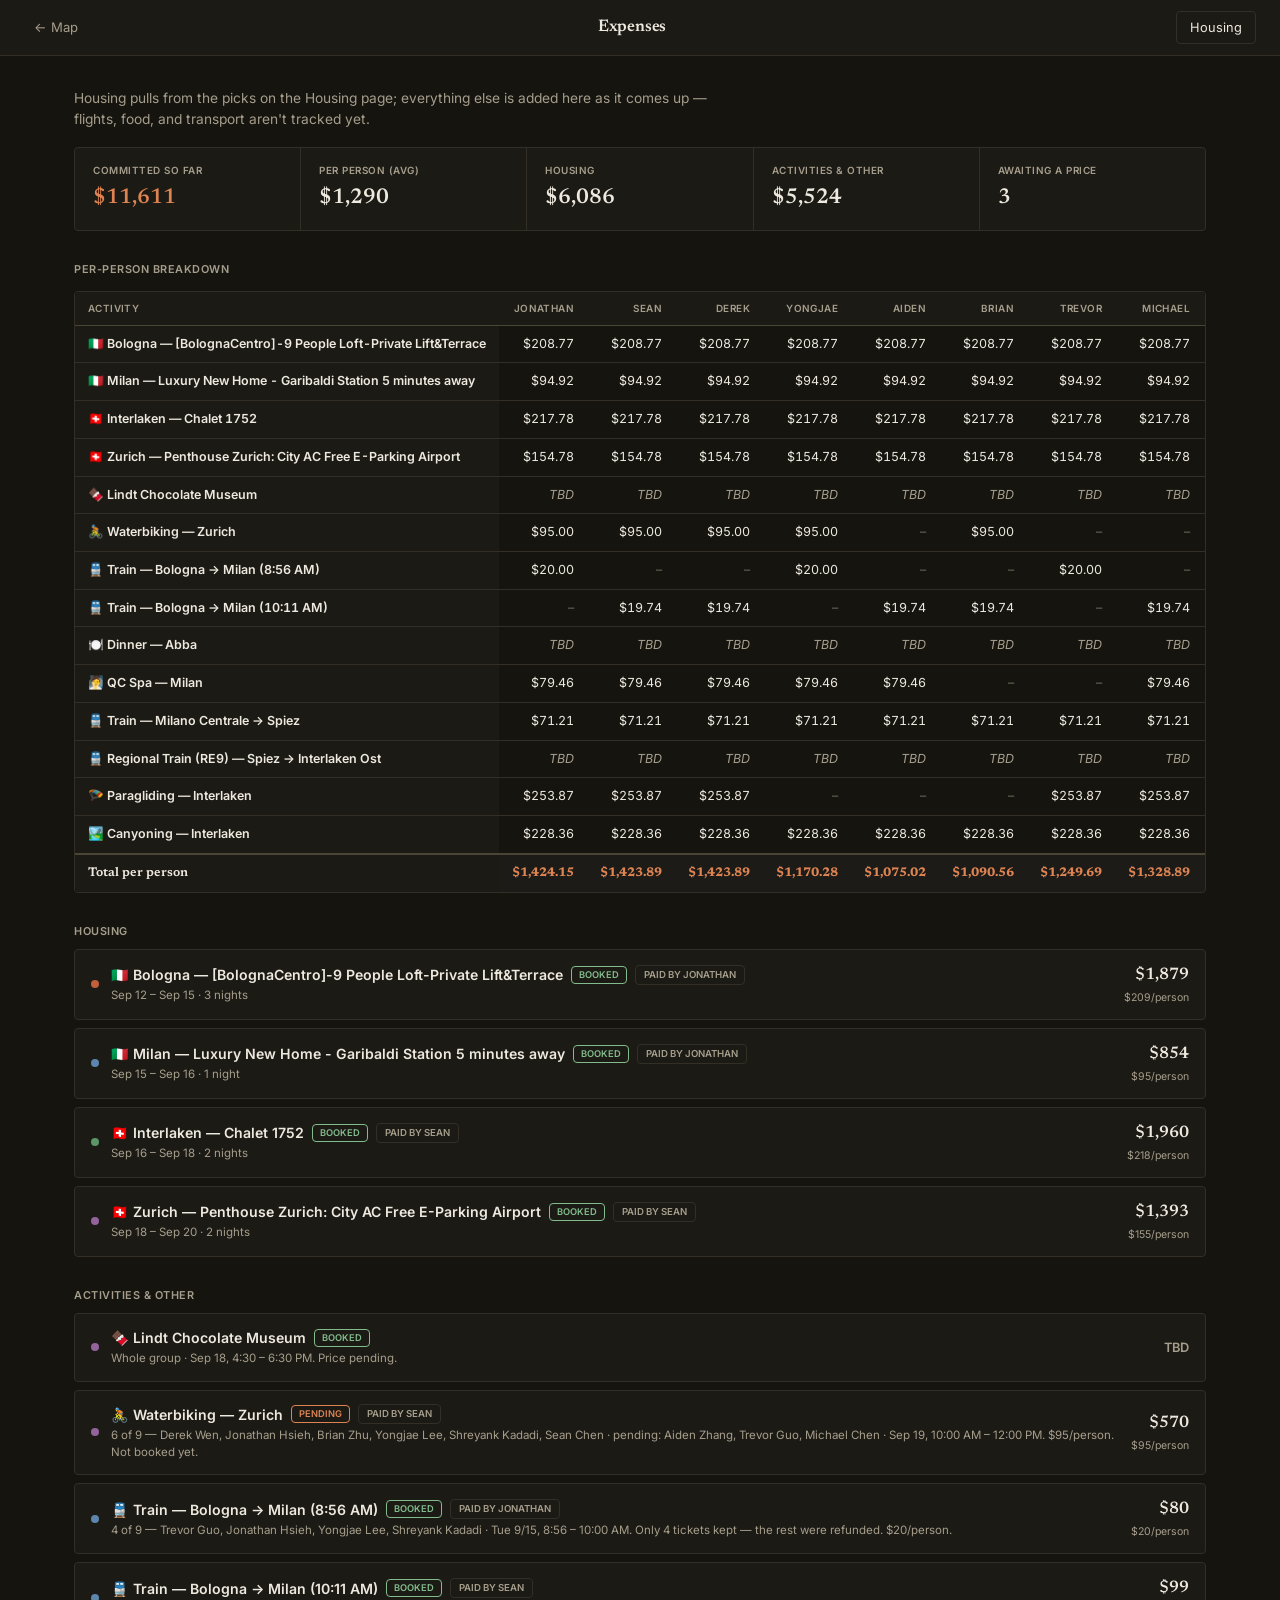
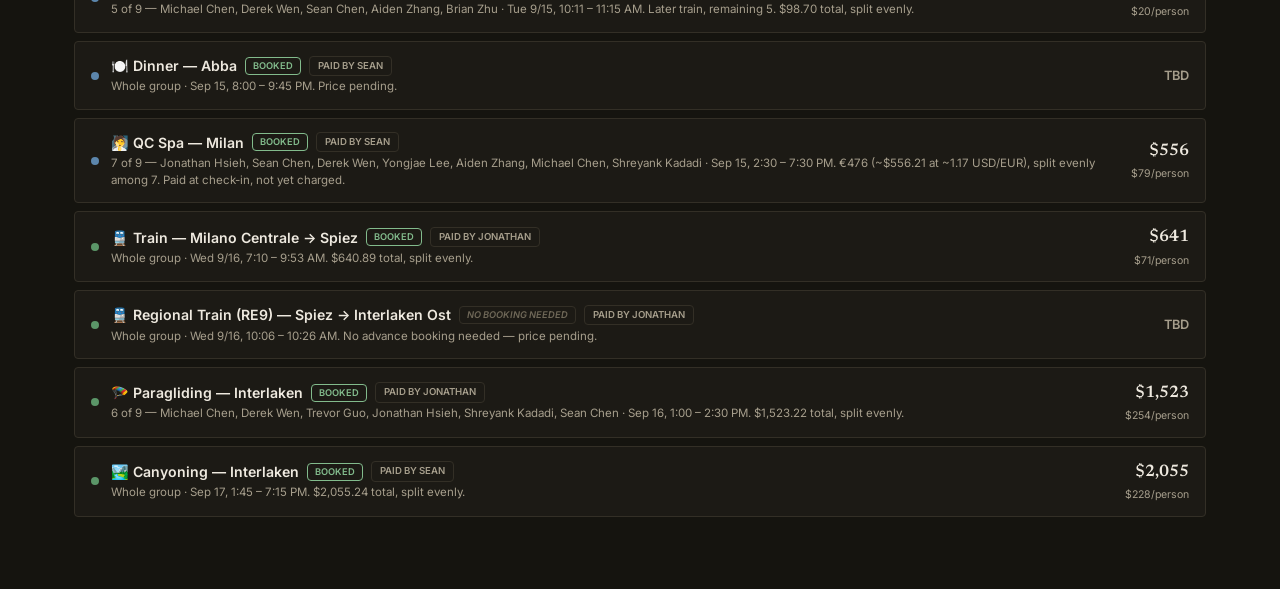
<file: expenses.html>
<!DOCTYPE html>
<html lang="en">
<head>
  <meta charset="UTF-8">
  <meta name="viewport" content="width=device-width, initial-scale=1.0">
  <title>Expenses – Europe 2026</title>
  <link rel="stylesheet" href="style.css">
</head>
<body>
  <header class="site-header">
    <a class="back-link" href="index.html">← Map</a>
    <div class="hspacer"></div>
    <div class="site-title" style="font-size:1.05rem">Expenses</div>
    <div class="hspacer"></div>
    <a class="btn-ghost" href="housing.html">Housing</a>
  </header>
  <main class="expenses-page" id="expensesPage">
    <p style="color:var(--muted);padding:40px 0">Loading…</p>
  </main>
  <script>
  var STOP_COLORS = ['#C1603A', '#5C86AC', '#5B9668', '#93639C'];
  var CITY_PAGES  = { Bologna: 'bologna.html', Milan: 'milan.html', Interlaken: 'interlaken.html', Zurich: 'zurich.html' };
  var GROUP_SIZE  = 9; // default split for costs that apply to the whole group

  function money(n) {
    return '$' + Math.round(n).toLocaleString('en-US');
  }
  function moneyExact(n) {
    return '$' + n.toLocaleString('en-US', { minimumFractionDigits: 2, maximumFractionDigits: 2 });
  }
  function fmtShort(s) {
    return s ? new Date(s + 'T00:00:00').toLocaleDateString('en-US', { month: 'short', day: 'numeric' }) : '';
  }
  function addDays(s, n) {
    var d = new Date(s + 'T00:00:00');
    d.setDate(d.getDate() + n);
    return d.toISOString().slice(0, 10);
  }
  function badgeHtml(status) {
    var label = status === 'booked' ? 'Booked' : status === 'picked' ? 'Picked' : status === 'no-booking' ? 'No booking needed' : status === 'pending' ? 'Pending' : 'Searching';
    return '<span class="exp-row-badge ' + status + '">' + label + '</span>';
  }

  fetch('data.json')
    .then(function(r) { return r.json(); })
    .then(function(data) {
      renderExpenses(data.itinerary || [], data.hotels || [], data.otherExpenses || [], data.attendees || []);
    })
    .catch(function() {
      document.getElementById('expensesPage').innerHTML =
        '<p style="color:var(--muted);padding:40px 0">Failed to load trip data.</p>';
    });

  function renderExpenses(itin, hotels, otherExpenses, attendees) {
    var people = attendees.filter(function(a) { return a.confirmed; })
      .map(function(a) { return { full: a.name, first: a.name.split(' ')[0] }; });
    var stops = itin.filter(function(s) { return s.city !== 'Home'; });

    // Housing: reuse the same "decided" definition housing.html uses (picked
    // or booked) — one row per pick, so a city can show up twice if it has
    // more than one finalist still being weighed against a booked backup.
    var housingRows = [];
    var housingTotal = 0, housingPriced = 0, housingPending = 0;
    stops.forEach(function(stop, i) {
      var color   = STOP_COLORS[i] || '#DD8452';
      var options = hotels.filter(function(h) { return h.city === stop.city; });
      var picks   = options.filter(function(h) { return h.status === 'picked' || h.status === 'booked'; });
      if (!picks.length) {
        housingPending++;
        housingRows.push({ color: color, page: CITY_PAGES[stop.city], flag: stop.flag, city: stop.city,
          sub: 'No housing decided yet', status: 'searching', amount: null });
        return;
      }
      picks.forEach(function(h) {
        if (h.totalPrice) { housingTotal += h.totalPrice; housingPriced++; } else { housingPending++; }
        housingRows.push({
          color: color, page: CITY_PAGES[stop.city], flag: stop.flag, city: stop.city, name: h.name,
          sub: fmtShort(stop.date) + ' – ' + fmtShort(addDays(stop.date, stop.nights || 0)) + ' · ' + stop.nights + ' night' + (stop.nights !== 1 ? 's' : ''),
          status: h.status, amount: h.totalPrice || null, splitCount: GROUP_SIZE, paidBy: h.paidBy
        });
      });
    });

    // Other expenses (activities, food, transport, ... — grows over time)
    var otherTotal = 0, otherPending = 0;
    otherExpenses.forEach(function(e) { e.amount ? otherTotal += e.amount : otherPending++; });

    var grandTotal   = housingTotal + otherTotal;
    var pendingCount = housingPending + otherPending;

    var summary = '<div class="housing-summary">' +
      '<div class="housing-summary-item"><span class="hs-label">Committed so far</span><span class="hs-value accent">' + money(grandTotal) + '</span></div>' +
      '<div class="housing-summary-item"><span class="hs-label">Per person (avg)</span><span class="hs-value">' + money(grandTotal / GROUP_SIZE) + '</span></div>' +
      '<div class="housing-summary-item"><span class="hs-label">Housing</span><span class="hs-value">' + money(housingTotal) + '</span></div>' +
      '<div class="housing-summary-item"><span class="hs-label">Activities & other</span><span class="hs-value">' + money(otherTotal) + '</span></div>' +
      '<div class="housing-summary-item"><span class="hs-label">Awaiting a price</span><span class="hs-value">' + pendingCount + '</span></div>' +
      '</div>';

    function housingRowHtml(r) {
      var amountHtml = r.amount
        ? '<div class="exp-row-total">' + money(r.amount) + '</div><div class="exp-row-pp">' + money(r.amount / r.splitCount) + '/person</div>'
        : '<div class="exp-row-total">TBD</div>';
      return '<a class="exp-row" href="' + (r.page || '#') + '">' +
        '<div class="exp-row-main">' +
          '<span class="exp-row-dot" style="background:' + r.color + '"></span>' +
          '<div class="exp-row-body">' +
            '<div class="exp-row-label">' + r.flag + ' ' + r.city + (r.name ? ' — ' + r.name : '') + badgeHtml(r.status) + (r.paidBy ? '<span class="exp-row-paidby">Paid by ' + r.paidBy.split(' ')[0] + '</span>' : '') + '</div>' +
            '<div class="exp-row-sub">' + r.sub + '</div>' +
          '</div>' +
        '</div>' +
        '<div class="exp-row-amount' + (r.amount ? '' : ' tbd') + '">' + amountHtml + '</div>' +
        '</a>';
    }

    function otherRowHtml(e) {
      var who = e.splitAmong === null ? 'Who\'s going: pending'
        : (e.splitAmong && e.splitAmong.length) ? e.splitAmong.length + ' of ' + GROUP_SIZE + ' — ' + e.splitAmong.join(', ')
        : 'Whole group';
      if (e.pendingAttendees && e.pendingAttendees.length) {
        who += ' · pending: ' + e.pendingAttendees.join(', ');
      }
      var amountHtml = (e.amount && e.splitAmong !== null)
        ? '<div class="exp-row-total">' + money(e.amount) + '</div><div class="exp-row-pp">' + money(e.amount / (e.splitAmong ? e.splitAmong.length : GROUP_SIZE)) + '/person</div>'
        : '<div class="exp-row-total">TBD</div>';
      return '<div class="exp-row">' +
        '<div class="exp-row-main">' +
          '<span class="exp-row-dot" style="background:' + (STOP_COLORS[stops.findIndex(function(s){return s.city===e.city;})] || 'var(--faint)') + '"></span>' +
          '<div class="exp-row-body">' +
            '<div class="exp-row-label">' + (e.emoji || '') + ' ' + e.label + badgeHtml(e.status) + (e.paidBy ? '<span class="exp-row-paidby">Paid by ' + e.paidBy.split(' ')[0] + '</span>' : '') + '</div>' +
            '<div class="exp-row-sub">' + who + (e.notes ? ' · ' + e.notes : '') + '</div>' +
          '</div>' +
        '</div>' +
        '<div class="exp-row-amount' + (e.amount ? '' : ' tbd') + '">' + amountHtml + '</div>' +
        '</div>';
    }

    var housingSection = '<div class="exp-section">' +
      '<div class="sec-title">Housing</div>' +
      housingRows.map(housingRowHtml).join('') +
      '</div>';

    var otherSection = '<div class="exp-section">' +
      '<div class="sec-title">Activities &amp; other</div>' +
      (otherExpenses.length ? otherExpenses.map(otherRowHtml).join('') : '<p class="panel-empty">Nothing added yet.</p>') +
      '</div>';

    // Per-person breakdown — one row per line item (housing is split across the
    // whole group; other expenses split only among whoever's listed for it),
    // one column per confirmed person, "–" where they don't owe anything.
    var lineItems = housingRows.map(function(r) {
      return { label: r.flag + ' ' + r.city + (r.name ? ' — ' + r.name : ''), amount: r.amount, participants: people.map(function(p) { return p.full; }) };
    }).concat(otherExpenses.map(function(e) {
      var participants = e.splitAmong === null ? []
        : (e.splitAmong && e.splitAmong.length) ? e.splitAmong
        : people.map(function(p) { return p.full; });
      return { label: (e.emoji || '') + ' ' + e.label, amount: e.splitAmong === null ? null : e.amount, participants: participants };
    }));

    var personTotals = {};
    people.forEach(function(p) { personTotals[p.full] = 0; });

    var bodyRows = lineItems.map(function(item) {
      var cells = people.map(function(p) {
        if (item.participants.indexOf(p.full) === -1) return '<td class="exp-cell-na">–</td>';
        if (item.amount == null) return '<td class="exp-cell-tbd">TBD</td>';
        var share = item.amount / item.participants.length;
        personTotals[p.full] += share;
        return '<td>' + moneyExact(share) + '</td>';
      }).join('');
      var rowTotal = item.amount != null ? moneyExact(item.amount) : 'TBD';
      return '<tr><td>' + item.label + '</td>' + cells + '<td>' + rowTotal + '</td></tr>';
    }).join('');

    var grandPersonTotal = people.reduce(function(sum, p) { return sum + personTotals[p.full]; }, 0);
    var footRow = '<tr><td>Total per person</td>' +
      people.map(function(p) { return '<td>' + moneyExact(personTotals[p.full]) + '</td>'; }).join('') +
      '<td>' + moneyExact(grandPersonTotal) + '</td></tr>';

    var breakdown = '<div class="exp-section">' +
      '<div class="sec-title">Per-person breakdown</div>' +
      '<div class="exp-table-wrap"><table class="exp-table">' +
      '<thead><tr><th>Activity</th>' + people.map(function(p) { return '<th>' + p.first + '</th>'; }).join('') + '<th>Total</th></tr></thead>' +
      '<tbody>' + bodyRows + '</tbody>' +
      '<tfoot>' + footRow + '</tfoot>' +
      '</table></div>' +
      '</div>';

    document.getElementById('expensesPage').innerHTML =
      '<p class="housing-intro">Housing pulls from the picks on the Housing page; everything else is added here as it comes up — flights, food, and transport aren\'t tracked yet.</p>' +
      summary + breakdown + housingSection + otherSection;
  }
  </script>
</body>
</html>
</file>
<file: style.css>
@import url('https://fonts.googleapis.com/css2?family=Newsreader:opsz,wght@6..72,400;6..72,500;6..72,600;6..72,700&family=Inter:wght@400;500;600;700&display=swap');

:root {
  --bg:      #15140F;
  --surface: #1C1A15;
  --border:  #332F26;
  --border-strong: #4A4534;
  --text:    #EEE9DF;
  --muted:   #A69E8C;
  --faint:   #6F6858;
  --accent:  #DD8452;
  --accent-soft: #3B2A1C;
  --green:   #82BB8C;
  --green-soft: #1F2E20;
  --red:     #DC8484;
  --red-soft: #332120;

  /* City coding — used only where the city itself is the information
     (map pins, calendar, stop numbering, housing accents). Brightened
     enough to hold up as thin borders/dots against the dark surface. */
  --c1: #C1603A; /* stop 1 */
  --c2: #5C86AC; /* stop 2 */
  --c3: #5B9668; /* stop 3 */
  --c4: #93639C; /* stop 4 */

  --r: 4px;
  --font-serif: 'Newsreader', Georgia, serif;
  --font-body: 'Inter', -apple-system, BlinkMacSystemFont, sans-serif;
}

* { box-sizing: border-box; margin: 0; padding: 0; }
body {
  font-family: var(--font-body);
  background: var(--bg);
  color: var(--text);
  min-height: 100vh;
  font-size: 15px;
  line-height: 1.5;
}
a { color: inherit; text-decoration: none; }
::selection { background: var(--accent-soft); }

/* ── Site header ── */
.site-header {
  height: 56px;
  background: var(--surface);
  border-bottom: 1px solid var(--border);
  display: flex;
  align-items: center;
  padding: 0 24px;
  gap: 18px;
  position: sticky;
  top: 0;
  z-index: 900;
}
.site-title {
  font-family: var(--font-serif);
  font-size: 1.2rem;
  font-weight: 600;
  white-space: nowrap;
  letter-spacing: -.01em;
}
.site-title em { color: var(--accent); font-style: normal; }
.site-meta {
  font-size: 0.78rem;
  color: var(--muted);
  font-variant-numeric: tabular-nums;
}
.hspacer { flex: 1; }
.btn-ghost {
  background: none;
  border: 1px solid var(--border);
  color: var(--text);
  border-radius: var(--r);
  padding: 6px 13px;
  cursor: pointer;
  font-size: 0.8rem;
  font-family: var(--font-body);
  transition: border-color .12s, color .12s;
  white-space: nowrap;
}
.btn-ghost:hover { border-color: var(--accent); color: var(--accent); }
.back-link {
  display: flex;
  align-items: center;
  gap: 5px;
  font-size: 0.82rem;
  color: var(--muted);
  padding: 6px 10px;
  border-radius: var(--r);
  transition: color .12s;
}
.back-link:hover { color: var(--accent); }
.nav-cities { display: flex; gap: 6px; }
.nav-btn {
  background: transparent;
  border: 1px solid var(--border);
  color: var(--muted);
  border-radius: var(--r);
  padding: 6px 13px;
  cursor: pointer;
  font-size: 0.8rem;
  transition: border-color .12s, color .12s;
  text-decoration: none;
  display: inline-flex;
  align-items: center;
  gap: 4px;
}
.nav-btn:hover { color: var(--accent); border-color: var(--accent); }

/* ── Calendar hero: the main focus of the homepage ── */
.cal-hero {
  background: var(--surface);
  border-bottom: 1px solid var(--border);
  padding: 40px 24px 34px;
}
.cal-hero-inner { max-width: 900px; margin: 0 auto; }
.cal-hero-head {
  display: flex;
  align-items: flex-end;
  justify-content: space-between;
  gap: 20px;
  margin-bottom: 26px;
  flex-wrap: wrap;
}
.cal-hero-title {
  font-family: var(--font-serif);
  font-size: 2rem;
  font-weight: 600;
  letter-spacing: -.01em;
}
.cal-hero-range {
  font-size: 0.86rem;
  color: var(--muted);
  margin-top: 5px;
  font-variant-numeric: tabular-nums;
}
.cal-countdown { text-align: right; }
.cal-countdown-num {
  font-family: var(--font-serif);
  font-size: 2.4rem;
  font-weight: 600;
  color: var(--accent);
  line-height: 1;
  font-variant-numeric: tabular-nums;
}
.cal-countdown-label {
  font-size: 0.68rem;
  font-weight: 600;
  text-transform: uppercase;
  letter-spacing: .5px;
  color: var(--muted);
  margin-top: 4px;
}

/* ── Calendar grid ── */
.cal-grid {
  display: grid;
  grid-template-columns: repeat(7, 1fr);
  gap: 10px;
  margin-bottom: 22px;
}
.cal-wd {
  text-align: center;
  font-size: 0.66rem;
  font-weight: 600;
  color: var(--faint);
  padding-bottom: 8px;
  text-transform: uppercase;
  letter-spacing: .6px;
}
.cal-cell {
  aspect-ratio: 1;
  display: flex;
  flex-direction: column;
  justify-content: space-between;
  border-radius: 12px;
  padding: 10px;
  font-variant-numeric: tabular-nums;
}
.cal-daynum { font-family: var(--font-serif); font-size: 1.05rem; font-weight: 600; }
.cal-emoji { font-size: 1.05rem; align-self: flex-end; line-height: 1; }
.cal-cell.in-month {
  background: rgba(255,255,255,0.035);
}
.cal-cell.in-month .cal-daynum { color: var(--muted); font-weight: 500; }
.cal-cell.trip-day {
  color: #fff;
  cursor: pointer;
  box-shadow: inset 0 1px 0 rgba(255,255,255,.2), 0 2px 10px rgba(0,0,0,.35);
  transition: transform .15s, box-shadow .15s, filter .15s;
}
.cal-cell.trip-day:hover {
  transform: translateY(-2px);
  box-shadow: inset 0 1px 0 rgba(255,255,255,.25), 0 8px 20px rgba(0,0,0,.5);
  filter: brightness(1.08);
}
.cal-cell.travel-day .cal-daynum,
.cal-cell.travel-day .cal-emoji { text-shadow: 0 1px 3px rgba(0,0,0,.5); }
.cal-cell.fly-home {
  background: rgba(255,255,255,0.05);
  border: 1px dashed var(--border-strong);
}
.cal-cell.fly-home .cal-daynum { color: var(--muted); font-size: 0.9rem; }
.cal-cell.empty { visibility: hidden; }

/* ── Calendar legend ── */
.cal-legend {
  display: flex;
  flex-wrap: wrap;
  gap: 6px;
}
.cal-leg-chip {
  display: flex;
  align-items: center;
  gap: 6px;
  border: 1px solid var(--border);
  border-radius: var(--r);
  padding: 3px 10px 3px 6px;
  font-size: 0.72rem;
  color: var(--muted);
}
.cal-leg-dot { width: 7px; height: 7px; border-radius: 50%; flex-shrink: 0; }

/* ── Below the calendar: map + stops ── */
.home-below {
  max-width: 1200px;
  margin: 0 auto;
  padding: 28px 24px 60px;
  display: grid;
  grid-template-columns: 1.3fr 1fr;
  gap: 22px;
  align-items: start;
}
.map-panel {
  position: relative;
  height: 420px;
  border-radius: var(--r);
  overflow: hidden;
  border: 1px solid var(--border);
}
.map-panel #map { width: 100%; height: 100%; background: var(--bg); }

/* Attendee sidebar — floats over the map, no blur/glass, plain panel */
.sidebar-panel {
  position: absolute;
  top: 14px;
  right: 14px;
  width: 200px;
  max-height: calc(100% - 28px);
  overflow-y: auto;
  background: var(--surface);
  border: 1px solid var(--border);
  border-radius: var(--r);
  padding: 14px 16px;
  box-shadow: 0 4px 18px rgba(0,0,0,.45);
  z-index: 500;
  transition: opacity .15s, transform .15s;
}
.sidebar-panel.hidden { opacity: 0; pointer-events: none; transform: translateY(-4px); }
.sb-title {
  font-size: 0.68rem;
  font-weight: 600;
  text-transform: uppercase;
  letter-spacing: .5px;
  color: var(--muted);
  margin-bottom: 8px;
}
.att-chip { display: flex; align-items: center; gap: 8px; padding: 3px 0; }
.chip-av {
  width: 20px; height: 20px;
  border-radius: 50%;
  display: flex; align-items: center; justify-content: center;
  font-size: 0.62rem; font-weight: 600;
  flex-shrink: 0;
  border: 1px solid var(--border);
}
.chip-av.yes { background: var(--accent-soft); color: var(--accent); }
.chip-av.no  { background: var(--red-soft); color: var(--red); }
.chip-name { font-size: 0.82rem; flex: 1; }
.chip-tag { font-size: 0.68rem; }
.chip-tag.going { color: var(--green); }
.chip-tag.no    { color: var(--red); opacity: .75; }
.sdiv { border: none; border-top: 1px solid var(--border); margin: 9px 0; }

/* ── Stop cards ── */
.stops-panel { min-width: 0; }
.sec-title {
  font-size: 0.68rem;
  font-weight: 600;
  text-transform: uppercase;
  letter-spacing: .5px;
  color: var(--muted);
  margin-bottom: 10px;
}
.stop-card {
  display: flex;
  align-items: center;
  gap: 13px;
  border: 1px solid var(--border);
  border-left: 3px solid transparent;
  border-radius: var(--r);
  padding: 12px 14px;
  margin-bottom: 8px;
  text-decoration: none;
  transition: border-color .12s;
}
.stop-card:hover { border-color: var(--border-strong); }
.stop-num {
  width: 24px; height: 24px;
  border-radius: 50%;
  display: flex; align-items: center; justify-content: center;
  font-size: 0.7rem; font-weight: 600; color: #fff;
  flex-shrink: 0;
}
.stop-body { flex: 1; min-width: 0; }
.stop-name  { font-family: var(--font-serif); font-size: 1rem; font-weight: 600; }
.stop-dates { font-size: 0.74rem; color: var(--muted); margin-top: 1px; font-variant-numeric: tabular-nums; }
.stop-nights {
  display: inline-block;
  border: 1px solid var(--border);
  border-radius: var(--r);
  padding: 1px 7px;
  font-size: 0.65rem;
  color: var(--muted);
  margin-top: 4px;
}
.stop-arrow { color: var(--faint); font-size: 0.9rem; }

/* ── Divider & suggested ── */
.sec-div { border: none; border-top: 1px solid var(--border); margin: 18px 0; }
.sugg-toggle {
  width: 100%; text-align: left;
  background: none; border: 1px solid var(--border);
  color: var(--muted); border-radius: var(--r);
  padding: 8px 12px; cursor: pointer;
  font-size: 0.78rem; font-family: var(--font-body);
  transition: border-color .12s, color .12s; margin-bottom: 10px;
}
.sugg-toggle:hover { color: var(--accent); border-color: var(--accent); }
.sugg-grid {
  display: grid;
  grid-template-columns: 1fr 1fr;
  gap: 8px;
}
.sugg-chip {
  border: 1px solid var(--border);
  border-radius: var(--r);
  padding: 9px 11px;
  transition: border-color .12s;
}
.sugg-chip:hover { border-color: var(--accent); }
.sugg-chip-name { font-size: 0.8rem; font-weight: 600; margin-bottom: 3px; }
.sugg-chip-blurb {
  font-size: 0.7rem; color: var(--muted); line-height: 1.45;
  display: -webkit-box; -webkit-line-clamp: 2;
  -webkit-box-orient: vertical; overflow: hidden;
}

@media (max-width: 800px) {
  .home-below { grid-template-columns: 1fr; }
  .map-panel { height: 320px; }
  .sugg-grid { grid-template-columns: 1fr; }
}
@media (max-width: 560px) {
  .cal-hero { padding: 28px 16px 26px; }
  .cal-hero-title { font-size: 1.5rem; }
  .cal-countdown-num { font-size: 1.8rem; }
  .cal-grid { gap: 5px; }
  .cal-cell { border-radius: 8px; padding: 6px; }
  .cal-daynum { font-size: 0.82rem; }
  .cal-emoji { display: none; }
  .home-below { padding: 20px 16px 48px; }
}

/* ── City page ── */
.city-page { max-width: 1160px; margin: 0 auto; padding: 40px 24px 64px; }

.city-hero { margin-bottom: 30px; padding-bottom: 22px; border-bottom: 1px solid var(--border); }
.city-hero-row { display: flex; align-items: baseline; gap: 12px; }
.city-hero-emoji { font-size: 1.4rem; line-height: 1; flex-shrink: 0; }
.city-hero-name { font-family: var(--font-serif); font-size: 2rem; font-weight: 600; letter-spacing: -.01em; }
.city-hero-sub {
  display: flex; align-items: center; gap: 12px;
  margin-top: 8px; flex-wrap: wrap;
}
.city-hero-dates { font-size: 0.84rem; color: var(--muted); font-variant-numeric: tabular-nums; }
.city-nights-badge {
  color: var(--accent);
  border: 1px solid var(--accent);
  padding: 2px 9px; border-radius: var(--r);
  font-size: 0.72rem; font-weight: 600;
}
.city-notes {
  margin-top: 13px;
  font-size: 0.85rem; color: var(--muted); line-height: 1.55;
  max-width: 62ch;
}

/* Schedule is the main focus — wide and centered, with Activities and the
   Airbnb info as slim sidebars flanking it. */
.city-cols {
  display: grid;
  grid-template-columns: 210px minmax(0, 1fr) 260px;
  grid-template-areas: "activities schedule stay";
  gap: 20px;
  align-items: start;
}
.city-col-activities { grid-area: activities; }
.city-col-schedule   { grid-area: schedule; min-width: 0; }
.city-col-stay        { grid-area: stay; }

/* Activities panel */
.panel { background: var(--surface); border: 1px solid var(--border); border-radius: var(--r); padding: 18px; }
.panel-title {
  font-size: 0.68rem; font-weight: 600;
  text-transform: uppercase; letter-spacing: .5px;
  color: var(--muted); margin-bottom: 12px;
}
.act-item {
  display: flex; gap: 9px;
  padding: 8px 0;
  border-bottom: 1px solid var(--border);
  font-size: 0.86rem; line-height: 1.4;
}
.act-item:last-child { border-bottom: none; }
.act-dot { width: 4px; height: 4px; border-radius: 50%; background: var(--accent); margin-top: 9px; flex-shrink: 0; }
.panel-empty { color: var(--faint); font-size: 0.84rem; font-style: italic; }

/* Schedule panel */
.day-tabs { display: flex; gap: 5px; margin-bottom: 15px; flex-wrap: wrap; }
.day-tab-btn {
  background: none;
  border: 1px solid var(--border);
  color: var(--muted);
  border-radius: var(--r);
  padding: 5px 13px;
  cursor: pointer;
  font-size: 0.78rem;
  font-family: var(--font-body);
  transition: border-color .12s, color .12s;
}
.day-tab-btn:hover { color: var(--text); }
.day-tab-btn.active { color: var(--accent); border-color: var(--accent); }
.sched-day { display: none; }
.sched-day.active { display: block; }
.sched-day-label {
  font-family: var(--font-serif);
  font-size: 0.9rem; font-weight: 600; color: var(--text);
  margin-bottom: 12px; padding-bottom: 9px;
  border-bottom: 1px solid var(--border);
}
.sched-day-grid { position: relative; }
.t-hour-row {
  height: 56px;
  border-bottom: 1px solid var(--border);
  box-sizing: border-box;
  position: relative;
}
.t-hour-row:last-child { border-bottom: none; }
.t-time {
  position: absolute; top: -8px; left: 0;
  font-size: 0.66rem; color: var(--faint);
  background: var(--surface);
  padding-right: 8px;
  font-variant-numeric: tabular-nums;
}
.t-events-layer { position: absolute; top: 0; left: 62px; right: 0; bottom: 0; }
.t-event {
  position: absolute;
  font-size: 0.82rem;
  padding: 6px 10px;
  border-radius: 0 var(--r) var(--r) 0;
  border-left: 2px solid var(--border-strong);
  background: var(--surface);
  line-height: 1.35;
  overflow: hidden;
  box-sizing: border-box;
}
.t-event.food      { border-left-color: var(--accent); }
.t-event.logistics { border-left-color: var(--faint); color: var(--muted); }
.t-event.activity  { border-left-color: var(--c4); }
.t-event.free      { border-left-color: var(--green); }
.t-event.arrival   { border-left-color: var(--faint); border-left-style: dashed; opacity: 0.5; }
.t-event-top { display: flex; align-items: baseline; justify-content: space-between; gap: 8px; }
.t-event-label {
  font-weight: 600;
  flex: 1; min-width: 0;
  display: -webkit-box; -webkit-line-clamp: 2; -webkit-box-orient: vertical;
  overflow: hidden;
}
.t-event a { text-decoration: underline; text-decoration-color: var(--border-strong); text-underline-offset: 2px; }
.t-event a:hover { text-decoration-color: var(--accent); }
.t-event-time { font-size: 0.64rem; color: var(--muted); margin-top: 1px; font-variant-numeric: tabular-nums; }
.t-event-badge {
  font-size: 0.6rem; font-weight: 600;
  padding: 1px 8px; border-radius: var(--r);
  white-space: nowrap; flex-shrink: 0;
  border: 1px solid transparent;
}
.t-event-badge.booked { color: var(--green); border-color: var(--green); }
.t-event-badge.idea   { color: var(--muted); border-color: var(--border); }
.t-event-badge.no-booking { color: var(--faint); border-color: var(--border); font-style: italic; }
.t-event-badge.pending { color: var(--accent); border-color: var(--accent); }
.t-event-who {
  font-size: 0.7rem; color: var(--muted);
  margin-top: 3px;
  overflow: hidden; text-overflow: ellipsis; white-space: nowrap;
}
.t-event-pending {
  font-size: 0.7rem; color: var(--accent);
  margin-top: 2px; font-style: italic;
  overflow: hidden; text-overflow: ellipsis; white-space: nowrap;
}
/* compact: drop the who/pending lines, keep time + up to 2-line label */
.t-event.compact .t-event-who,
.t-event.compact .t-event-pending { display: none; }
/* micro: single line label only, no time/who/pending — for very short or narrow blocks */
.t-event.micro { padding: 3px 8px; }
.t-event.micro .t-event-time,
.t-event.micro .t-event-who,
.t-event.micro .t-event-pending { display: none; }
.t-event.micro .t-event-top { align-items: center; }
.t-event.micro .t-event-label {
  font-size: 0.78rem; -webkit-line-clamp: 1;
  white-space: nowrap; text-overflow: ellipsis;
}

/* ── Expenses page ── */
.expenses-page { max-width: 1180px; margin: 0 auto; padding: 32px 24px 64px; }
.exp-section { margin-top: 30px; }
.exp-row {
  display: flex;
  align-items: center;
  justify-content: space-between;
  gap: 16px;
  background: var(--surface);
  border: 1px solid var(--border);
  border-radius: var(--r);
  padding: 13px 16px;
  margin-bottom: 8px;
  transition: border-color .12s;
}
a.exp-row:hover { border-color: var(--border-strong); }
.exp-row-main { display: flex; align-items: center; gap: 12px; min-width: 0; }
.exp-row-dot { width: 8px; height: 8px; border-radius: 50%; flex-shrink: 0; }
.exp-row-body { min-width: 0; }
.exp-row-label { font-size: 0.88rem; font-weight: 600; display: flex; align-items: center; gap: 8px; flex-wrap: wrap; }
.exp-row-sub { font-size: 0.72rem; color: var(--muted); margin-top: 2px; }
.exp-row-amount { text-align: right; flex-shrink: 0; }
.exp-row-total { font-family: var(--font-serif); font-size: 1.05rem; font-weight: 600; }
.exp-row-amount.tbd .exp-row-total { color: var(--muted); font-family: var(--font-body); font-size: 0.8rem; }
.exp-row-pp { font-size: 0.66rem; color: var(--muted); margin-top: 2px; }
.exp-row-badge {
  font-size: 0.58rem; font-weight: 600; text-transform: uppercase;
  padding: 1px 7px; border-radius: var(--r); border: 1px solid; white-space: nowrap;
}
.exp-row-badge.booked    { color: var(--green); border-color: var(--green); }
.exp-row-badge.picked    { color: var(--accent); border-color: var(--accent); }
.exp-row-badge.searching { color: var(--muted); border-color: var(--border); }
.exp-row-badge.no-booking { color: var(--faint); border-color: var(--border); font-style: italic; }
.exp-row-badge.pending { color: var(--accent); border-color: var(--accent); }
.exp-row-paidby {
  font-size: 0.6rem; font-weight: 600; text-transform: uppercase;
  padding: 2px 8px; border-radius: var(--r); white-space: nowrap;
  color: var(--muted); border: 1px solid var(--border);
}

/* Per-person breakdown table */
.exp-table-wrap {
  overflow-x: auto;
  border: 1px solid var(--border);
  border-radius: var(--r);
  margin-top: 14px;
}
.exp-table { width: 100%; border-collapse: collapse; font-size: 0.78rem; }
.exp-table th, .exp-table td {
  padding: 9px 13px;
  text-align: right;
  white-space: nowrap;
  font-variant-numeric: tabular-nums;
  border-bottom: 1px solid var(--border);
}
.exp-table thead th {
  font-size: 0.62rem; font-weight: 600;
  text-transform: uppercase; letter-spacing: .4px;
  color: var(--muted);
  border-bottom: 1px solid var(--border-strong);
  background: var(--surface);
}
.exp-table th:first-child, .exp-table td:first-child {
  text-align: left;
  position: sticky; left: 0;
  background: var(--surface);
  font-weight: 600;
}
.exp-table td.exp-cell-na  { color: var(--faint); }
.exp-table td.exp-cell-tbd { color: var(--muted); font-style: italic; }
.exp-table td:last-child, .exp-table th:last-child {
  font-weight: 600;
  border-left: 1px solid var(--border);
}
.exp-table tfoot td {
  font-family: var(--font-serif);
  font-weight: 700;
  color: var(--accent);
  border-top: 2px solid var(--border-strong);
  border-bottom: none;
  background: rgba(255,255,255,0.03);
}
.exp-table tfoot td:first-child { color: var(--text); }

/* ── Housing page ── */
.housing-page { max-width: 1320px; margin: 0 auto; padding: 32px 24px 64px; }
.housing-intro { color: var(--muted); font-size: 0.86rem; margin-bottom: 18px; max-width: 72ch; }

.housing-summary {
  display: flex;
  flex-wrap: wrap;
  background: var(--surface);
  border: 1px solid var(--border);
  border-radius: var(--r);
  margin-bottom: 30px;
  overflow: hidden;
}
.housing-summary-item {
  flex: 1;
  min-width: 150px;
  padding: 15px 18px;
  border-right: 1px solid var(--border);
  display: flex;
  flex-direction: column;
  gap: 4px;
}
.housing-summary-item:last-child { border-right: none; }
.hs-label { font-size: 0.62rem; font-weight: 600; text-transform: uppercase; letter-spacing: .5px; color: var(--muted); }
.hs-value { font-family: var(--font-serif); font-size: 1.35rem; font-weight: 600; color: var(--text); }
.hs-value.accent { color: var(--accent); }

.housing-columns {
  display: grid;
  grid-template-columns: repeat(4, 1fr);
  gap: 16px;
  align-items: start;
}
.housing-city-col { display: flex; flex-direction: column; min-width: 0; }
.housing-city-heading {
  display: flex;
  align-items: baseline;
  gap: 8px;
  margin-bottom: 3px;
}
.housing-city-num {
  width: 18px; height: 18px;
  border-radius: 50%;
  display: flex; align-items: center; justify-content: center;
  font-size: 0.6rem; font-weight: 600; color: #fff;
  flex-shrink: 0;
  align-self: center;
}
.housing-city-title { font-family: var(--font-serif); font-size: 1.02rem; font-weight: 600; }
.housing-city-title:hover { color: var(--accent); }
.housing-city-dates {
  font-size: 0.7rem; color: var(--muted);
  margin-bottom: 11px; padding-bottom: 11px;
  border-bottom: 1px solid var(--border);
  font-variant-numeric: tabular-nums;
}
.housing-col-cards { display: flex; flex-direction: column; gap: 15px; flex: 1; }
.housing-card {
  display: flex;
  flex-direction: column;
  background: var(--surface);
  border: 1px solid var(--border);
  border-top: 2px solid var(--accent);
  border-radius: var(--r);
  overflow: hidden;
  transition: border-color .12s;
}
.housing-card:hover { border-color: var(--border-strong); border-top-color: var(--accent); }
.housing-card.tbd { border-top-style: dashed; }
.housing-card-head {
  display: flex;
  justify-content: flex-end;
  padding: 10px 11px 0;
}
.housing-badge {
  font-size: 0.6rem; font-weight: 600; text-transform: uppercase;
  padding: 2px 8px; border-radius: var(--r); white-space: nowrap;
  border: 1px solid;
}
.housing-badge.booked    { color: var(--green); border-color: var(--green); }
.housing-badge.picked    { color: var(--accent); border-color: var(--accent); }
.housing-badge.searching { color: var(--muted); border-color: var(--border); }
.housing-img {
  width: 100%; height: 130px;
  object-fit: cover;
  margin-top: 8px;
  background: var(--bg);
}
.housing-img-placeholder {
  width: 100%; height: 130px;
  margin-top: 8px;
  background: rgba(255,255,255,0.03);
  border-top: 1px dashed var(--border);
  border-bottom: 1px dashed var(--border);
  display: flex; align-items: center; justify-content: center;
  font-size: 1.7rem;
  color: var(--faint);
}
.housing-body {
  padding: 12px 14px 14px;
  display: flex;
  flex-direction: column;
  gap: 7px;
  flex: 1;
}
.housing-name { font-size: 0.9rem; font-weight: 600; line-height: 1.35; }
.housing-name a:hover { color: var(--accent); }
.housing-location { font-size: 0.72rem; color: var(--muted); line-height: 1.4; }
.housing-dates { font-size: 0.7rem; color: var(--muted); font-variant-numeric: tabular-nums; }
.housing-host { font-size: 0.72rem; color: var(--muted); margin-top: -3px; }
.housing-stats { display: flex; flex-wrap: wrap; gap: 6px; }
.housing-stat {
  border: 1px solid var(--border);
  border-radius: var(--r);
  padding: 2px 8px;
  font-size: 0.66rem;
  color: var(--muted);
}
.housing-stat.housing-rating { color: var(--accent); border-color: var(--accent); }
.housing-notes { font-size: 0.72rem; color: var(--muted); line-height: 1.5; }
.housing-map {
  width: 100%;
  height: 130px;
  border-radius: var(--r);
  border: 1px solid var(--border);
  background: var(--bg);
}
.housing-map-caption { font-size: 0.62rem; color: var(--faint); line-height: 1.4; margin-top: -2px; }
.housing-reservation {
  font-size: 0.7rem;
  padding: 6px 10px;
  border-radius: var(--r);
  font-weight: 500;
  border: 1px solid;
}
.housing-reservation.pending { color: var(--accent); border-color: var(--accent-soft); background: var(--accent-soft); }
.housing-reservation.booked  { color: var(--green); border-color: var(--green-soft); background: var(--green-soft); }

.housing-price-box {
  display: flex;
  flex-wrap: wrap;
  align-items: baseline;
  gap: 5px 9px;
  border: 1px solid var(--border);
  border-radius: var(--r);
  padding: 8px 10px;
}
.housing-price-box.tbd { border-style: dashed; }
.housing-price-total { font-size: 0.68rem; color: var(--muted); }
.housing-price-pp {
  font-family: var(--font-serif);
  font-size: 1rem;
  font-weight: 600;
  color: var(--text);
}
.housing-price-box.tbd .housing-price-pp { color: var(--muted); font-size: 0.76rem; font-family: var(--font-body); }
.housing-price-box.tbd .housing-price-total { color: var(--text); font-weight: 600; }
.housing-price-sub { font-size: 0.64rem; color: var(--faint); width: 100%; font-variant-numeric: tabular-nums; }

.housing-link {
  display: flex; align-items: center; justify-content: center; gap: 4px;
  margin-top: auto; padding-top: 10px;
  font-size: 0.74rem; color: var(--accent);
  border: 1px solid var(--accent); border-radius: var(--r);
  padding: 7px 10px;
  transition: background .12s;
}
.housing-link:hover { background: var(--accent-soft); }

/* ── Leaflet theme ── */
.leaflet-container { background: var(--bg); font-family: var(--font-body); }
.leaflet-popup-content-wrapper,
.leaflet-popup-tip { background: var(--surface); color: var(--text); border: 1px solid var(--border); box-shadow: 0 4px 20px rgba(0,0,0,.5); border-radius: var(--r); }
.leaflet-popup-content { margin: 12px 14px; font-size: 0.84rem; line-height: 1.5; }
.leaflet-popup-content strong { font-family: var(--font-serif); font-size: 1rem; color: var(--text); }
.leaflet-popup-close-button { color: var(--muted) !important; }
.leaflet-control-attribution { background: rgba(21,20,15,.8) !important; color: var(--muted) !important; font-size: 10px !important; }
.leaflet-control-attribution a { color: var(--accent) !important; }
.leaflet-control-zoom a { background: var(--surface) !important; color: var(--text) !important; border-color: var(--border) !important; }
.leaflet-control-zoom a:hover { background: rgba(255,255,255,0.06) !important; }
.c-marker { background: transparent !important; border: none !important; }
.c-pin {
  border-radius: 50% 50% 50% 0;
  transform: rotate(-45deg);
  box-shadow: 0 1px 6px rgba(0,0,0,.5);
  border: 1.5px solid rgba(21,20,15,.5);
  display: flex; align-items: center; justify-content: center;
}
.c-pin span { transform: rotate(45deg); color: #fff; font-weight: 600; }
.popup-cta {
  display: inline-block; margin-top: 8px;
  color: var(--accent);
  border: 1px solid var(--accent); border-radius: var(--r);
  padding: 3px 10px; font-size: 0.72rem;
  transition: background .12s;
}
.popup-cta:hover { background: var(--accent-soft); }

/* ── Responsive ── */
@media (max-width: 480px) {
  .site-meta { display: none; }
  .site-header { padding: 0 14px; gap: 8px; }
  .btn-ghost { padding: 6px 9px; font-size: 0.74rem; }
}
@media (max-width: 860px) {
  .city-cols {
    grid-template-columns: 1fr;
    grid-template-areas: "schedule" "activities" "stay";
  }
}
@media (max-width: 700px) {
  #map { height: 52vh; }
  .sidebar-panel { width: calc(100vw - 28px); }
  .city-hero-name { font-size: 1.5rem; }
  .housing-city-heading { flex-wrap: wrap; }
  .housing-columns { grid-template-columns: repeat(2, 1fr); }
}
@media (max-width: 480px) {
  .housing-columns { grid-template-columns: 1fr; }
  .housing-summary-item { border-right: none; border-bottom: 1px solid var(--border); }
  .housing-summary-item:last-child { border-bottom: none; }
}
</file>
